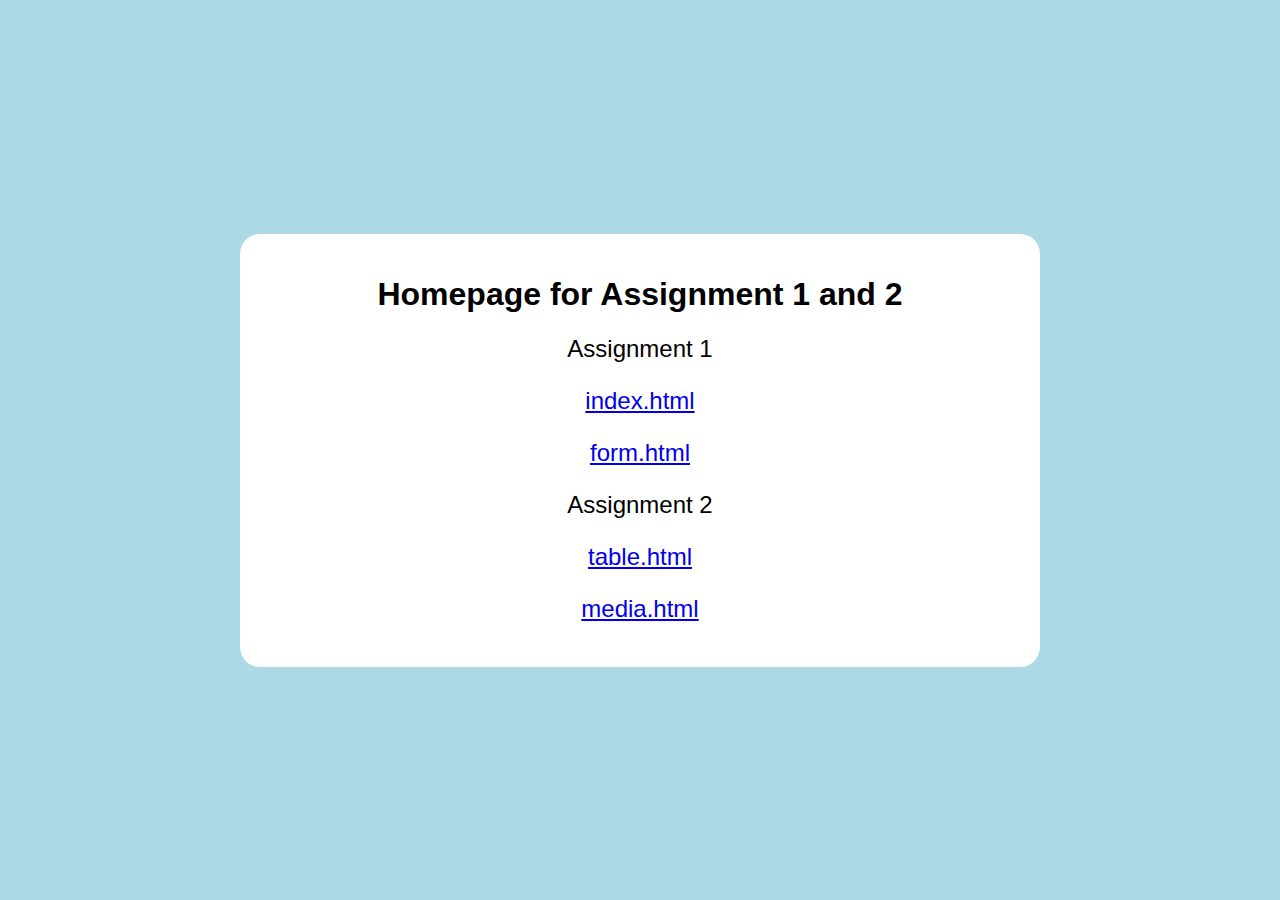
<file: index.html>
<!DOCTYPE html>
<html lang="en">
  <head>
    <meta charset="UTF-8" />
    <meta name="viewport" content="width=device-width, initial-scale=1.0" />
    <title>Home Page for Assignment 1 and 2</title>
    <link rel="stylesheet" href="style.css" />
  </head>
  <body>
    <header>
      <div class="header-container">
        <h1>Homepage for Assignment 1 and 2</h1>
        <!-- <p>By: Olutayo Tolulope Esther - ALT/SOE/024/0446</p> -->
        <ul>
          <li>Assignment 1</li>
          <ul>
            <li><a href="bio.html">index.html</a></li>
            <li><a href="form.html">form.html</a></li>
          </ul>
          <li>Assignment 2</li>
          <ul>
            <li><a href="table.html">table.html</a></li>
            <li><a href="media.html">media.html</a></li>
          </ul>
        </ul>
      </div>
    </header>
  </body>
</html>
</file>
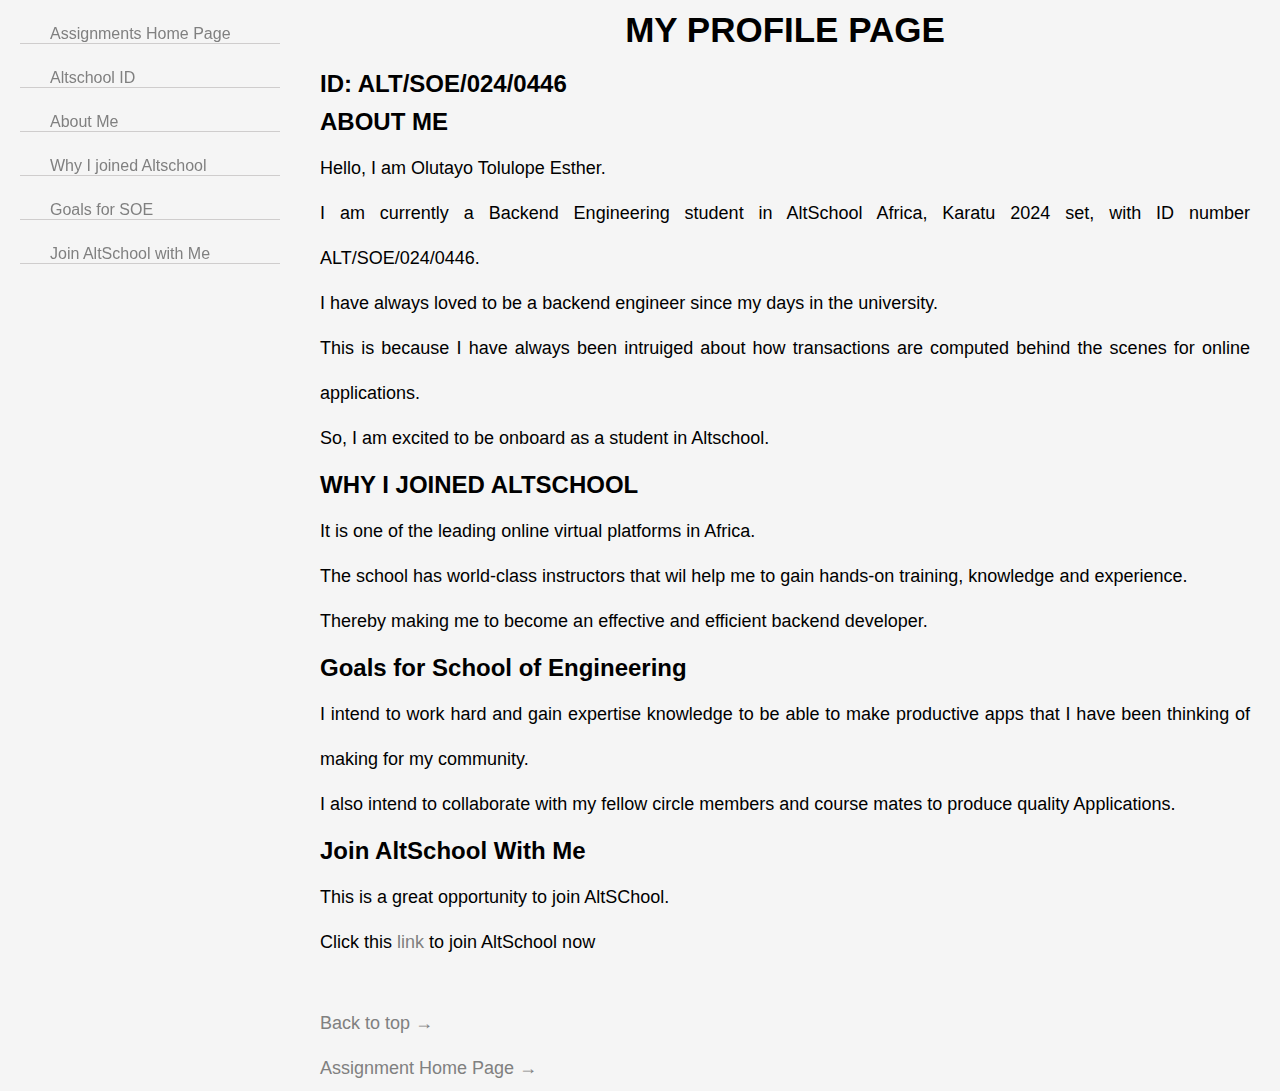
<file: bio.html>
<!DOCTYPE html>
<html lang="en">
  <head>
    <meta charset="UTF-8" />
    <meta name="viewport" content="width=device-width, initial-scale=1.0" />
    <title>My Profile</title>
    <link rel="stylesheet" href="bio.css" />
  </head>
  <body>
    <div class="container">
      <div class="sidebar">
        <div class="links">
          <ul class="link-items">
            <li class="link-item">
              <a href="index.html">Assignments Home Page</a>
            </li>
            <li class="link-item">
              <a href="#school-id">Altschool ID</a>
            </li>
            <li class="link-item">
              <a href="#about">About Me</a>
            </li>

            <li class="link-item">
              <a href="#reason-join">Why I joined Altschool</a>
            </li>
            <li class="link-item">
              <a href="#goals">Goals for SOE</a>
            </li>
            <li class="link-item">
              <a href="#join">Join AltSchool with Me</a>
            </li>
          </ul>
        </div>
      </div>
      <div class="main">
        <h1 id="top">My Profile Page</h1>
       
        <h2 id="school-id">ID: ALT/SOE/024/0446</h2>
        <h2 id="about">ABOUT ME</h2>
        <p>Hello, I am Olutayo Tolulope Esther.</p>
        <p>
          I am currently a Backend Engineering student in AltSchool Africa,
          Karatu 2024 set, with ID number ALT/SOE/024/0446.
        </p>
        <p>
          I have always loved to be a backend engineer since my days in the
          university.
        </p>
        <p>
          This is because I have always been intruiged about how transactions
          are computed behind the scenes for online applications.
        </p>
        <p>So, I am excited to be onboard as a student in Altschool.</p>

        <h2 id="reason-join">WHY I JOINED ALTSCHOOL</h2>

        <p>It is one of the leading online virtual platforms in Africa.</p>
        <p>
          The school has world-class instructors that wil help me to gain
          hands-on training, knowledge and experience.
        </p>
        <p>
          Thereby making me to become an effective and efficient backend
          developer.
        </p>
        <h2 id="goals">Goals for School of Engineering</h2>
        <p>
          I intend to work hard and gain expertise knowledge to be able to make
          productive apps that I have been thinking of making for my community.
        </p>
        <p>
          I also intend to collaborate with my fellow circle members and course
          mates to produce quality Applications.
        </p>
        <h2 id="join">Join AltSchool With Me</h2>
        <p>This is a great opportunity to join AltSChool.</p>
        <p>
          Click this
          <a href="https://portal.altschoolafrica.com/auth/create-account"
            >link</a
          >
          to join AltSchool now
        </p>
        <br /><br />
        <p><a href="#top">Back to top &rarr;</a></p>
        <p><a href="index.html">Assignment Home Page &rarr;</a></p>
      </div>
    </div>
  </body>
</html>
</file>
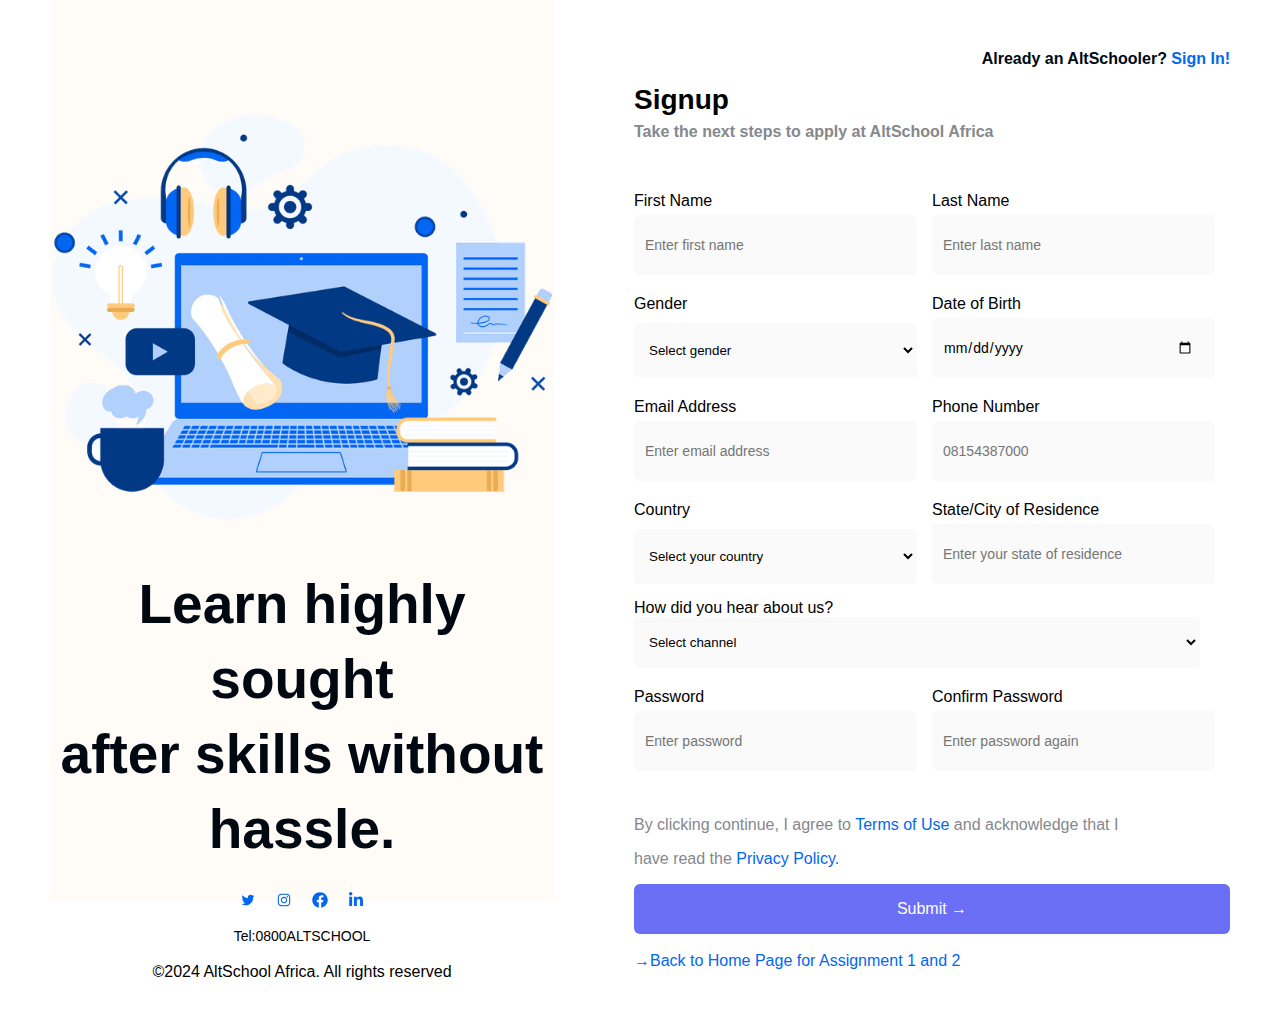
<file: form.html>
<!DOCTYPE html>
<html lang="en">
  <head>
    <meta charset="UTF-8" />
    <meta name="viewport" content="width=device-width, initial-scale=1.0" />
    <title>Unlock Your Potential with AltSchool Africa - Sign Up Now!</title>
    <link rel="stylesheet" href="form.css" />
  </head>
  <body>
    <section class="container">
      <section class="left-content">
        <div class="image-wrapper">
          <img src="assets/images/altschool-form.png" alt="AltSchool image" />
        </div>
        <div class="info-style">
          <h1>
            Learn highly sought
            <br />
            after skills without
            <br />
            hassle.
          </h1>
        </div>
        <section class="social-wrapper">
          <a
            href="https://twitter.com/altschoolafrica"
            rel="noopener"
            target="_blank"
            ><svg
              stroke="currentColor"
              fill="currentColor"
              stroke-width="0"
              viewBox="0 0 1024 1024"
              height="1em"
              width="1em"
              xmlns="http://www.w3.org/2000/svg"
            >
              <path
                d="M928 254.3c-30.6 13.2-63.9 22.7-98.2 26.4a170.1 170.1 0 0 0 75-94 336.64 336.64 0 0 1-108.2 41.2A170.1 170.1 0 0 0 672 174c-94.5 0-170.5 76.6-170.5 170.6 0 13.2 1.6 26.4 4.2 39.1-141.5-7.4-267.7-75-351.6-178.5a169.32 169.32 0 0 0-23.2 86.1c0 59.2 30.1 111.4 76 142.1a172 172 0 0 1-77.1-21.7v2.1c0 82.9 58.6 151.6 136.7 167.4a180.6 180.6 0 0 1-44.9 5.8c-11.1 0-21.6-1.1-32.2-2.6C211 652 273.9 701.1 348.8 702.7c-58.6 45.9-132 72.9-211.7 72.9-14.3 0-27.5-.5-41.2-2.1C171.5 822 261.2 850 357.8 850 671.4 850 843 590.2 843 364.7c0-7.4 0-14.8-.5-22.2 33.2-24.3 62.3-54.4 85.5-88.2z"
              ></path></svg></a
          ><a
            href="https://instagram.com/altschoolafrica"
            rel="noopener"
            target="_blank"
            ><svg
              stroke="currentColor"
              fill="currentColor"
              stroke-width="0"
              viewBox="0 0 1024 1024"
              height="1em"
              width="1em"
              xmlns="http://www.w3.org/2000/svg"
            >
              <path
                d="M512 306.9c-113.5 0-205.1 91.6-205.1 205.1S398.5 717.1 512 717.1 717.1 625.5 717.1 512 625.5 306.9 512 306.9zm0 338.4c-73.4 0-133.3-59.9-133.3-133.3S438.6 378.7 512 378.7 645.3 438.6 645.3 512 585.4 645.3 512 645.3zm213.5-394.6c-26.5 0-47.9 21.4-47.9 47.9s21.4 47.9 47.9 47.9 47.9-21.3 47.9-47.9a47.84 47.84 0 0 0-47.9-47.9zM911.8 512c0-55.2.5-109.9-2.6-165-3.1-64-17.7-120.8-64.5-167.6-46.9-46.9-103.6-61.4-167.6-64.5-55.2-3.1-109.9-2.6-165-2.6-55.2 0-109.9-.5-165 2.6-64 3.1-120.8 17.7-167.6 64.5C132.6 226.3 118.1 283 115 347c-3.1 55.2-2.6 109.9-2.6 165s-.5 109.9 2.6 165c3.1 64 17.7 120.8 64.5 167.6 46.9 46.9 103.6 61.4 167.6 64.5 55.2 3.1 109.9 2.6 165 2.6 55.2 0 109.9.5 165-2.6 64-3.1 120.8-17.7 167.6-64.5 46.9-46.9 61.4-103.6 64.5-167.6 3.2-55.1 2.6-109.8 2.6-165zm-88 235.8c-7.3 18.2-16.1 31.8-30.2 45.8-14.1 14.1-27.6 22.9-45.8 30.2C695.2 844.7 570.3 840 512 840c-58.3 0-183.3 4.7-235.9-16.1-18.2-7.3-31.8-16.1-45.8-30.2-14.1-14.1-22.9-27.6-30.2-45.8C179.3 695.2 184 570.3 184 512c0-58.3-4.7-183.3 16.1-235.9 7.3-18.2 16.1-31.8 30.2-45.8s27.6-22.9 45.8-30.2C328.7 179.3 453.7 184 512 184s183.3-4.7 235.9 16.1c18.2 7.3 31.8 16.1 45.8 30.2 14.1 14.1 22.9 27.6 30.2 45.8C844.7 328.7 840 453.7 840 512c0 58.3 4.7 183.2-16.2 235.8z"
              ></path></svg></a
          ><a
            href="https://facebook.com/AltSchoolAfrica"
            rel="noopener"
            target="_blank"
            ><svg
              stroke="currentColor"
              fill="currentColor"
              stroke-width="0"
              viewBox="0 0 512 512"
              height="1em"
              width="1em"
              xmlns="http://www.w3.org/2000/svg"
            >
              <path
                d="M504 256C504 119 393 8 256 8S8 119 8 256c0 123.78 90.69 226.38 209.25 245V327.69h-63V256h63v-54.64c0-62.15 37-96.48 93.67-96.48 27.14 0 55.52 4.84 55.52 4.84v61h-31.28c-30.8 0-40.41 19.12-40.41 38.73V256h68.78l-11 71.69h-57.78V501C413.31 482.38 504 379.78 504 256z"
              ></path></svg></a
          ><a
            href="https://linkedin.com/school/altschoolafrica"
            rel="noopener"
            target="_blank"
            ><svg
              stroke="currentColor"
              fill="currentColor"
              stroke-width="0"
              viewBox="0 0 448 512"
              height="1em"
              width="1em"
              xmlns="http://www.w3.org/2000/svg"
            >
              <path
                d="M100.28 448H7.4V148.9h92.88zM53.79 108.1C24.09 108.1 0 83.5 0 53.8a53.79 53.79 0 0 1 107.58 0c0 29.7-24.1 54.3-53.79 54.3zM447.9 448h-92.68V302.4c0-34.7-.7-79.2-48.29-79.2-48.29 0-55.69 37.7-55.69 76.7V448h-92.78V148.9h89.08v40.8h1.3c12.4-23.5 42.69-48.3 87.88-48.3 94 0 111.28 61.9 111.28 142.3V448z"
              ></path>
            </svg>
          </a>
        </section>
        <div class="footer-details">
          <footer>
            <p><a href="tel:0800ALTSCHOOL">Tel:0800ALTSCHOOL</a></p>
            <br />
            <p>&copy;2024 AltSchool Africa. All rights reserved</p>
            <br />
            <br />
          </footer>
        </div>
      </section>

      <section class="right-content">
        <div class="form-container">
          <p>
            Already an AltSchooler?
            <a href="https://portal.altschoolafrica.com/auth/login">Sign In!</a>
          </p>
          <div class="form-section">
            <h2 class="form-heading">Signup</h2>
            <h4 class="form-subheading">
              Take the next steps to apply at AltSchool Africa
            </h4>
          </div>
          <form action="#" class="form-content">
            <div class="main-user-info">
              <div class="user-input-box">
                <label for="first-name">First Name</label>
                <input
                  type="text"
                  id="first-name"
                  placeholder="Enter first name"
                  aria-required="true"
                />
              </div>
              <div class="user-input-box">
                <label for="last-name">Last Name</label>
                <input
                  type="text"
                  id="last-name"
                  placeholder="Enter last name"
                  aria-required="true"
                />
              </div>
              <div class="user-input-box">
                <label for="gender">Gender</label>
                <select name="gender" id="gender" class="custom-select">
                  <option disabled selected>Select gender</option>
                  <option value="male">male</option>
                  <option value="female">female</option>
                </select>
              </div>
              <div class="user-input-box">
                <label for="dob">Date of Birth </label>
                <input type="date" id="dob" placeholder="dd/mm/yy" />
              </div>
              <div class="user-input-box">
                <label for="email">Email Address </label>
                <input
                  type="email"
                  id="email"
                  placeholder="Enter email address"
                />
              </div>
              <div class="user-input-box">
                <label for="phone-num"> Phone Number</label>
                <input type="phone" id="phone-num" placeholder="08154387000" />
              </div>
              <div class="user-input-box">
                <label for="country">Country</label>
                <select name="country" id="country" class="custom-select">
                  <option disabled selected>Select your country</option>
                  <option value="Afghanistan">Afghanistan</option>
                  <option value="Albenia">Albenia</option>
                  <option value="Algeria">Algeria</option>
                  <option value="Andorra">Andorra</option>
                  <option value="Angola">Albenia</option>
                  <option value="Antigua">Antigua</option>
                  <option value="Argentina">Argentina</option>
                  <option value="Armenia">Armenia</option>
                </select>
              </div>
              <div class="user-input-box">
                <label for="state-of-residence">State/City of Residence</label>
                <input
                  type="text"
                  id="state-of-residence"
                  placeholder="Enter your state of residence"
                />
              </div>
              <div class="full-user-input-box">
                <label for="channel">How did you hear about us?</label>
                <select name="channel" id="channel" class="custom-select">
                  <option disabled selected>Select channel</option>
                  <option value="Twitter">Twitter</option>
                  <option value="Facebook">Facebook</option>
                  <option value="Linkedin">Linkedin</option>
                  <option value="Youtube">Youtube</option>
                  <option value="Friend">Friend</option>
                  <option value="WhatsApp">WhatsApp</option>
                  <option value="Instagram">Instagram</option>
                  <option value="Billboard">Bill Board</option>
                </select>
              </div>
              <div class="user-input-box">
                <label for="password">Password</label>
                <input
                  type="password"
                  id="password"
                  placeholder="Enter password"
                />
              </div>
              <div class="user-input-box">
                <label for="confirm-pwd">Confirm Password</label>
                <input
                  type="password"
                  id="confirm-pwd"
                  placeholder="Enter password again"
                />
              </div>
              <div class="policy-content">
                <p>
                  By clicking continue, I agree to
                  <a href="https://altschoolafrica.com/terms-and-conditions"
                    >Terms of Use</a
                  >
                  and acknowledge that I
                </p>
                <p>
                  have read the
                  <a href="https://altschoolafrica.com/privacy-policy"
                    >Privacy Policy.</a
                  >
                </p>

                <button type="submit">Submit &rarr;</button>
                <br /><br />

                <p>
                  <a href="index.html"
                    >&rarr;Back to Home Page for Assignment 1 and 2</a
                  >
                </p>
              </div>
            </div>
          </form>
        </div>
      </section>
    </section>
  </body>
</html>
</file>
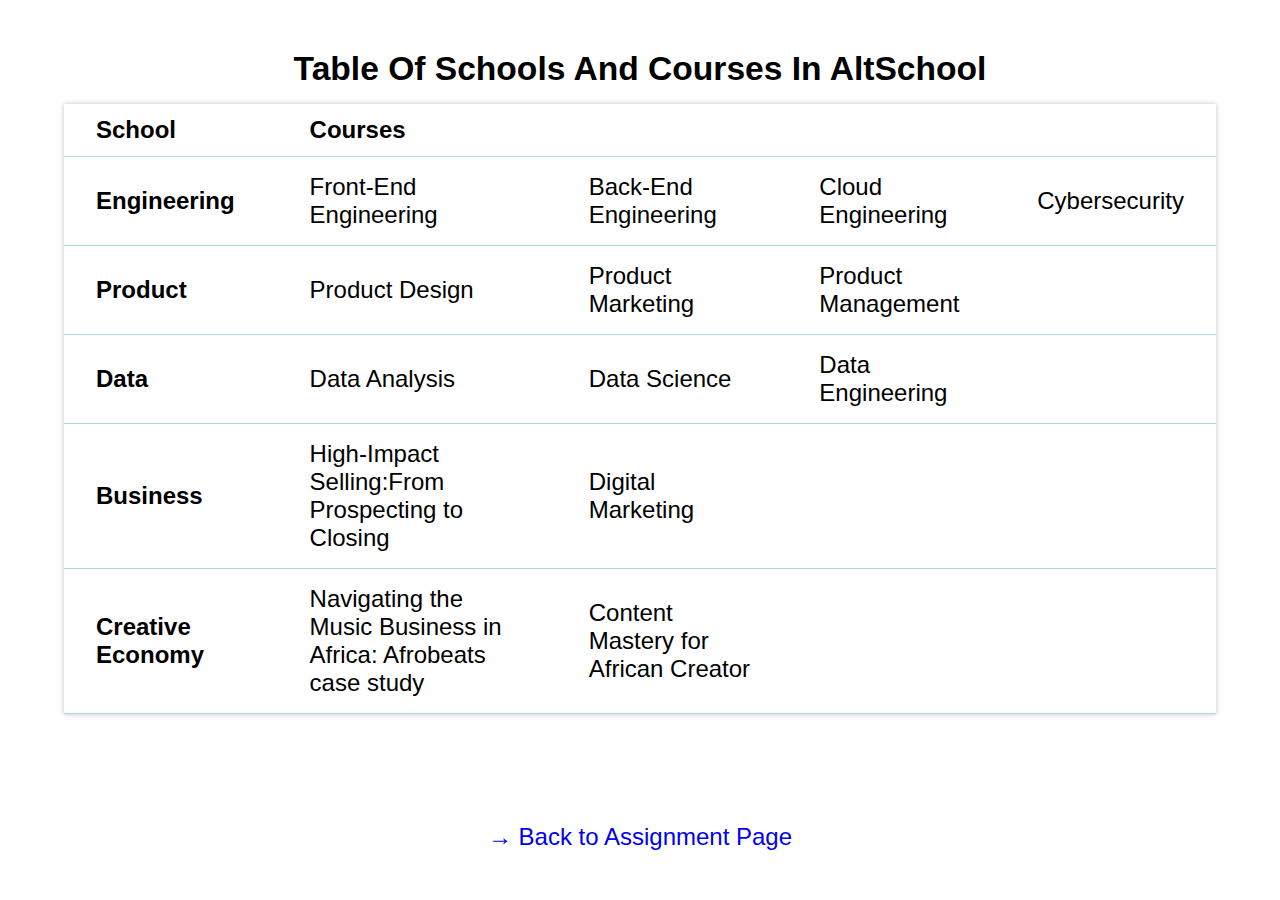
<file: table.html>
<!DOCTYPE html>
<html lang="en">
  <head>
    <meta charset="UTF-8" />
    <meta name="viewport" content="width=device-width, initial-scale=1.0" />
    <title>Table Showing Courses at AltSchool</title>
    <link rel="stylesheet" href="table.css" />
  </head>
  <body>
    <!-- <h1>Table Of Schools And Courses In AltSchool</h1> -->
    <table>
      <caption>
        Table Of Schools And Courses In AltSchool
      </caption>
      <thead>
        <tr>
          <th scope="col">School</th>
          <th scope="col" colspan="4">Courses</th>
        </tr>
      </thead>
      <tbody>
        <tr>
          <td data-title="School" scope="row">Engineering</td>
          <td data-title="Course">Front-End Engineering</td>
          <td data-title="Course">Back-End Engineering</td>
          <td data-title="Course">Cloud Engineering</td>
          <td data-title="Course">Cybersecurity</td>
        </tr>
        <tr>
          <td data-title="School" scope="row">Product</td>
          <td data-title="Course">Product Design</td>
          <td data-title="Course">Product Marketing</td>
          <td data-title="Course">Product Management</td>
        </tr>
        <tr>
          <td data-title="School" scope="row">Data</td>
          <td data-title="Course">Data Analysis</td>
          <td data-title="Course">Data Science</td>
          <td data-title="Course">Data Engineering</td>
        </tr>
        <tr>
          <td data-title="School" scope="row">Business</td>
          <td data-title="Course">
            High-Impact Selling:From Prospecting to Closing
          </td>
          <td data-title="Course">Digital Marketing</td>
        </tr>
        <tr>
          <td data-title="School" scope="row">Creative Economy</td>
          <td data-title="Course">
            Navigating the Music Business in Africa: Afrobeats case study
          </td>
          <td data-title="Course">Content Mastery for African Creator</td>
        </tr>
      </tbody>
    </table>

    <p><a href="./index.html">&rarr; Back to Assignment Page</a></p>
  </body>
</html>
</file>
<file: style.css>
* {
  margin: 0;
  padding: 0;
  box-sizing: border-box;
}

body {
  font-family: sans-serif;
  height: 100vh;
  display: grid;
  justify-content: center;
  align-items: center;
  color: black;
  background-color: lightblue;
}

.header-container {
  background-color: white;
  padding: 2rem;
  border-radius: 20px;
  width: 50rem;
  text-align: center;
}
h1,
p {
  margin: 10px;
}

p {
  font-size: 1.45em;
}

ul {
  list-style: none;
}
li {
  padding: 0.5em;
  font-size: 1.5em;
}
@media (max-width: 1024px) {
  .header-container {
    width: 90%;
    margin: 0 auto;
  }
}
</file>
<file: bio.css>
* {
  margin: 0;
  padding: 0;
  box-sizing: border-box;
  font-family: sans-serif;
}

body {
  background-color: whitesmoke;
}

.sidebar {
  position: fixed;
  width: 300px;
  top: 0;
  left: 0;
  z-index: 1;
  height: 100vh;
  padding: 0 20px;
}

.sidebar img {
  height: 120px;
  width: 120px;
  border-radius: 50%;
  margin: 10px 20px 0;
}

ul.link-items {
  list-style: none;
}

.link-item {
  margin: 25px 0;
  border-bottom: 1px solid rgb(207, 205, 205);
}
p a {
  text-decoration: none;
  color: gray;
  
}
li.link-item a {
  text-decoration: none;
  color: gray;
  padding: 0 30px;
}
li.link-item a:hover,
p a:hover {
  color: black;
}

.main {
  margin: 10px 30px 0 320px;
  text-align: justify;
}
.main h1 {
  text-align: center;
  text-transform: uppercase;
  font-size: 35px;
  margin-bottom: 20px;
}
.main h2 {
  margin: 10px 0;
}

.main p {
  line-height: 2.5;
  font-size: 18px;
}

@media (max-width: 846px) {
  .sidebar {
    display: none;
  }

  .main {
    width: 95%;
    margin: 0;
    padding: 20px;
  }
}
</file>
<file: form.css>
* {
  margin: 0;
  padding: 0;
  box-sizing: border-box;
  font-family: sans-serif;
}

.container {
  width: 100%;
  height: 100vh;
  display: flex;
  gap: 30px;
}

.left-content {
  background: #fffcf8;
  padding-top: 67px;
  width: 45%;
  margin-left: 50px;
}

.right-content {
  width: 55%;
  height: 100vh;
  margin: 40px;
  background-color: white;
}

.form-container {
  width: 100%;
  padding: 10px;
}
.form-container p {
  text-align: right;
  margin-bottom: 16px;
}

.info-style h1 {
  text-align: center;
  margin-bottom: 25px;
  color: rgb(0, 8, 18);
  line-height: 75px;
  font-weight: 600;
  font-size: 55px;
}
.form-container p {
  font-weight: 700;
  color: rgb(0, 8, 18);
}

.form-container a,
.policy-content a,
.footer-details a {
  text-decoration: none;
  color: #0367f2;
  cursor: pointer;
}

.form-heading {
  font-size: 28px;
  padding-bottom: 6px;
}
.form-subheading {
  color: rgb(133, 136, 141);
  line-height: 20px;
  margin-bottom: 25px;
  font-weight: 100px;
  font-size: 16px;
}
.main-user-info {
  display: flex;
  flex-wrap: wrap;
  justify-content: space-between;
  padding: 20px 0;
}

.user-input-box {
  display: flex;
  flex-wrap: wrap;
  width: 50%;
  padding-bottom: 15px;
}

.full-user-input-box {
  width: 100%;
  padding-bottom: 15px;
}

.full-user-input-box label {
  width: 95%;
  margin: 5px 0;
}

.user-input-box label {
  width: 95%;
  margin: 5px 0;
}

.user-input-box input {
  height: 60px;
  width: 95%;
  border-radius: 6px;
  border: 1px solid transparent;
  outline: none;
  padding: 16px 20px 16px 10px;
  background: rgb(250, 250, 250);
  font-size: 14px;
}

.custom-select {
  padding: 16px 20px 16px 10px;
  background: rgb(250, 250, 250);
  width: 95%;
  border-radius: 6px;
  border: 1px solid transparent;
}

input:hover,
.custom-select:hover {
  border-color: #4096ff;
}

.social-wrapper {
  display: flex;
  justify-content: center;
  align-items: center;
  gap: 20px;
}

svg {
  fill: rgb(3, 103, 242);
}

img {
  width: 500px;
  height: 500px;
  object-fit: contain;
  display: block;
  margin: auto;
}
.footer-details {
  text-align: center;
}
.footer-details a {
  color: black;
  font-weight: 100;
  font-size: 14px;
}

.footer-details p:nth-child(1) {
  margin-top: 15px;
}

.footer-details p:last-child() {
  font-size: 54px;
  font-weight: 800;
}
.policy-content {
  width: 100%;
  margin-top: 30px;
}

.policy-content p {
  text-align: justify;
  color: rgb(133, 136, 141);
  font-size: 16px;
  font-weight: 500;
}

button {
  width: 100%;
  padding: 16px 0px;
  background: rgb(106, 111, 245);
  color: rgb(255, 255, 255);
  font-size: 16px;
  border: medium;
  border-radius: 6px;
  cursor: pointer;
}

@media (max-width: 1024px) {
  section .left-content {
    display: none;
  }

  section .right-content {
    width: 100%;
    margin: auto;
  }
}
</file>
<file: table.css>
* {
  margin: 0;
  padding: 0;
  box-sizing: border-box;
}

body {
  font-family: sans-serif;
  height: 100vh;
  width: 100vw;
  display: grid;
  justify-content: center;
  align-items: center;
  font-size: 1.5rem;
  background-color: white;
  color: black;
}

table {
  margin: 0 auto;
  border-collapse: collapse;
  text-align: left;
  width: 90%;
  box-shadow: 0 0 5px rgba(0, 0, 0, 0.25);
}
caption {
  font-size: 1.4em;
  font-weight: 700;
  margin-bottom: 1rem;
}
tr {
  border-bottom: 1px solid lightblue;
}
th {
  padding: 0.75rem 2rem;
  font-weight: 900;
}

td {
  padding: 1rem 2rem;
}

td:first-child {
  font-weight: 900;
}

p {
  text-align: center;
  margin-top: 10px;
}

a {
  text-decoration: none;
}

@media (max-width: 1024px) {
  table {
    border: 3px solid lightblue;
  }
  table thead tr {
    display: none;
  }
  table tr {
    display: block;
  }
  table th,
  table td {
    padding: 0.5em;
  }
  table td {
    text-align: right;
    display: block;
    font-size: 1em;
  }
  table td:first-child {
    font-weight: 900;
  }
  table td::before {
    content: attr(data-title) ":";
    float: left;
    font-weight: 900;
  }
  caption {
    margin-top: 1em;
    font-size: 0.9em;
  }
}
</file>
